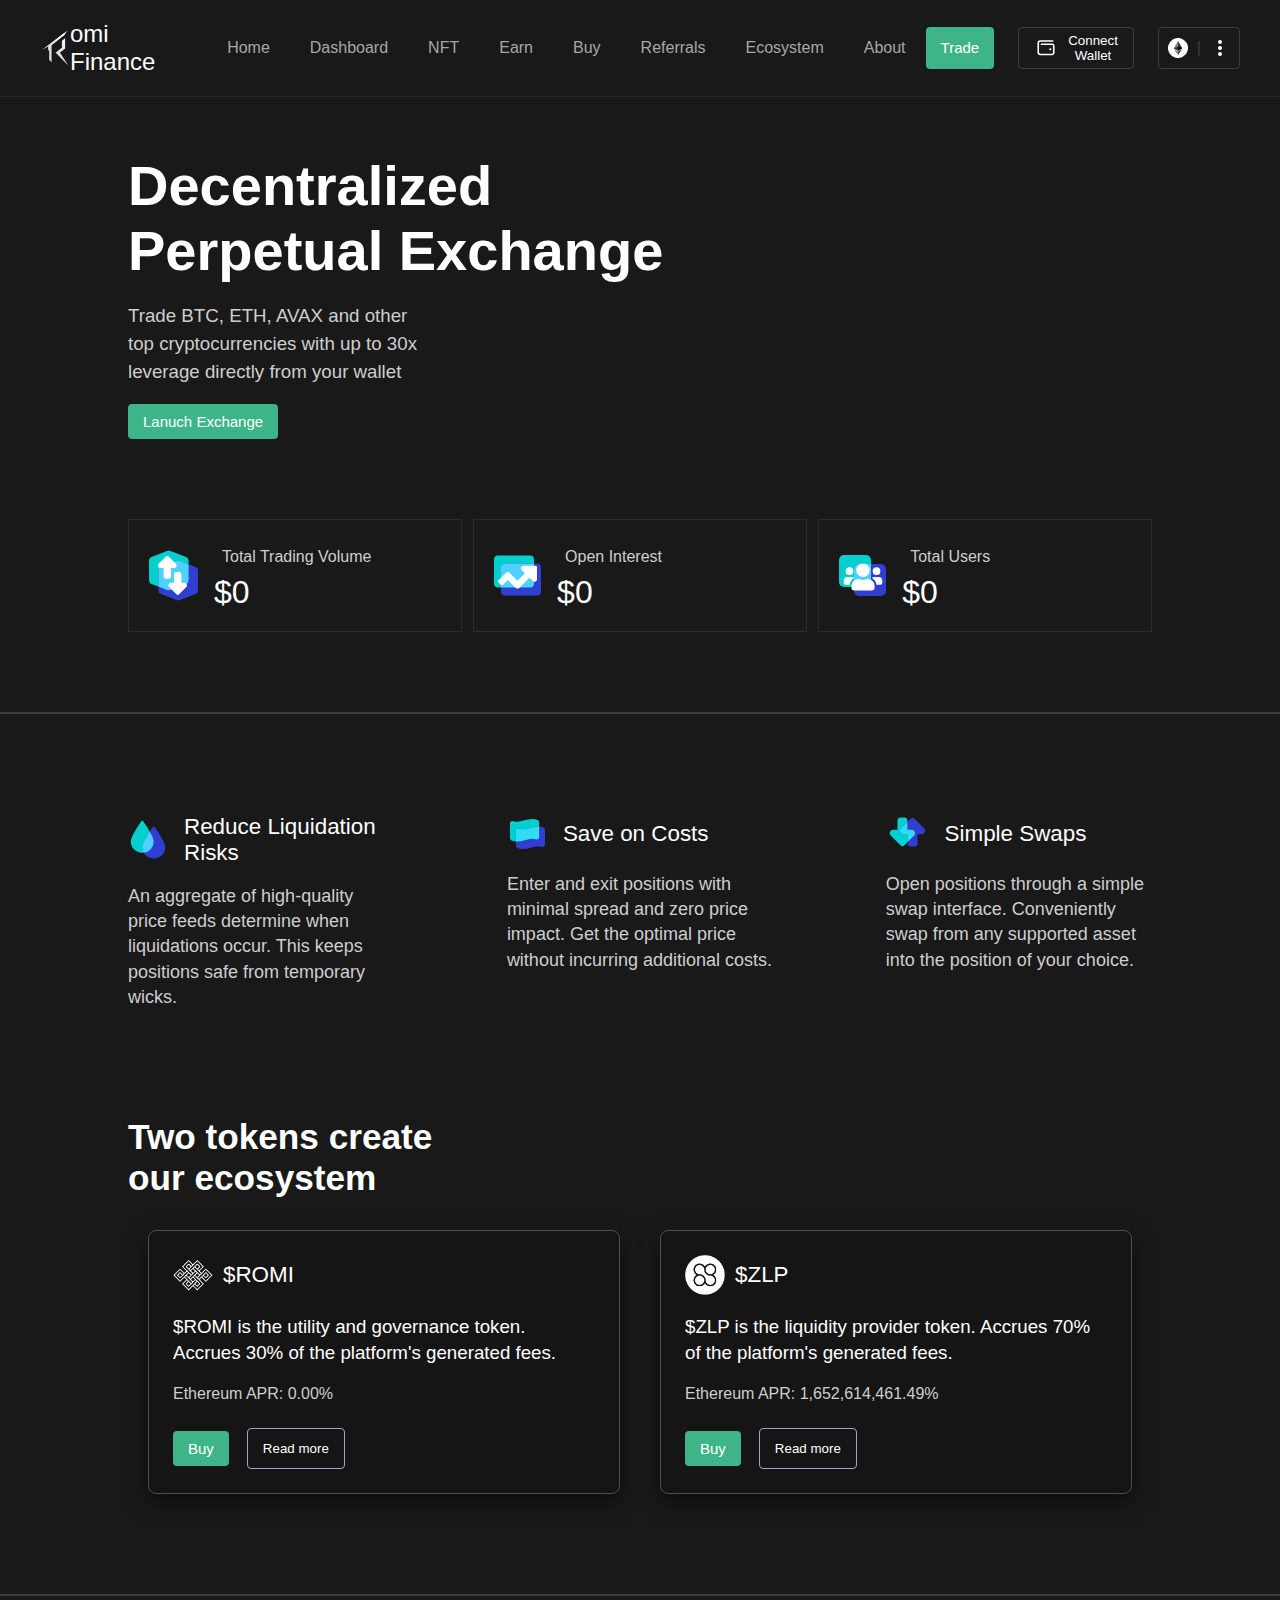
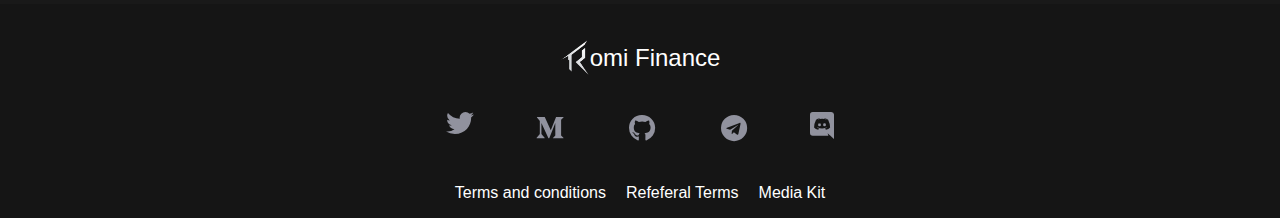
<file: index.html>
<!DOCTYPE html>
<html lang="en">
<head>
    <meta charset="UTF-8">
    <meta name="viewport" content="width=device-width, initial-scale=1.0">
    <title>ROMI | Decentralized Perpetual Exchange </title>
    <link rel="stylesheet" href="assets/css/home.css">
</head>
<body>

    <header class="navbar">
        <div class="logo">
           
            <img src="assets/images/logo.png" alt="romi-finance"/>
            <h2>omi Finance</h2>
        </div>
        <div>
            <ul class="navItems">
                <li><a href="./index.html">Home</a></li>
                <li><a href="./dashboard/dashboard.html">Dashboard</a></li>
                <li>NFT</li>
                <li><a href="./earn/earn.html">Earn</a></li>
                <li>Buy</li>
                <li>Referrals</li>
                <li>Ecosystem</li>
                <li>About</li>
            </ul>
        </div>
        
        <div class="leftActions">
            <button class="btn-Primary">Trade</button>
            <button class="btn-secondary">
               
                <img src="assets/images/ic_wallet_24.a19a6758.svg" alt=""> 
                <span>Connect Wallet</span>
            </button>
            <div class="parallelBtn">
                
                <button class="btn-secondary"> <img src="assets/images/ic_eth_24.6b1d8a1d.svg" alt=""></button>
                <span>|</span>
                <button class="btn-secondary"><svg stroke="currentColor" fill="currentColor" stroke-width="0" viewBox="0 0 20 20" color="white" height="20" width="20" xmlns="http://www.w3.org/2000/svg" style="color: white;"><path d="M10 6a2 2 0 110-4 2 2 0 010 4zM10 12a2 2 0 110-4 2 2 0 010 4zM10 18a2 2 0 110-4 2 2 0 010 4z"></path></svg></button>
            </div>
        </div>
    </header>
 
    <div class="container"> 
        <div class="heroSection">
            <h1>Decentralized</h1><h1>Perpetual Exchange</h1>
            <h3>Trade BTC, ETH, AVAX and other top cryptocurrencies with up to 30x leverage directly from your wallet</h3>
            <button class="btn-Primary">Lanuch Exchange</button>
        </div>

        <div class="tabs">
            <div class="tabCont">
                
                <img src="assets/images/ic_trading.2c53815a.svg" alt="">
                <div class="innerCont">
                    <p>Total Trading Volume</p>
                    <h1>$0</h1>
                </div>
                
            </div>
            <div class="tabCont">
               
                <img src="assets/images/ic_stats.f0a18011.svg" alt="">
                <div class="innerCont">
                    <p>Open Interest
                    </p>
                    <h1>$0</h1>
                </div>
                
            </div>
            <div class="tabCont">
               
                <img src="assets/images/ic_totaluser.ae09b310.svg" alt="">
                <div class="innerCont">
                    <p>Total Users</p>
                    <h1>$0</h1>
                </div>
                
            </div>
        </div>
        
    </div>
    <hr class="divider">
    <div class="container">
        <div class="infoTabs">
            <div class="maintabs">
                <div class="headTabs">
                    
                    <img src="assets/images/ic_liquidity.505b3f30.svg" alt="">
                    <h3>Reduce Liquidation Risks</h3>
                </div>
                <p>An aggregate of high-quality price feeds determine when liquidations occur. This keeps positions safe from temporary wicks.</p>
            </div>
            <div class="maintabs">
                <div class="headTabs">
                    
                    <img src="assets/images/ic_cost.b4a729d3.svg" alt="">
                    <h3>Save on Costs</h3>
                </div>
                <p>Enter and exit positions with minimal spread and zero price impact. Get the optimal price without incurring additional costs.</p>
            </div>
            <div class="maintabs">
                <div class="headTabs">
                    
                    <img src="assets/images/ic_simpleswaps.2005009f.svg" alt="">
                    <h3>Simple Swaps</h3>
                </div>
                <p>Open positions through a simple swap interface. Conveniently swap from any supported asset into the position of your choice.</p>
            </div>
        </div>

        <div class="ecoSystem">
            <h1>Two tokens create </h1>
            <h1>our ecosystem</h1>
            <div class="innerCard">
            <div class="cards">
                <div class="headTabs">
                    
                    <img width="40" src="assets/images/ico1.png" alt="">
                    <h3>$ROMI</h3>
                </div>
                <div class="disp">
                    <h3>$ROMI is the utility and governance token. Accrues 30% of the platform's generated fees.</h3>
                    <p>Ethereum APR: 0.00%</p>
                    <div class="headTabs">
                        <button class="btn-Primary">Buy</button>
                        <button class="btn-secondary"> Read more</button>
                    </div>
                </div>
            </div>
            <div class="cards">
                <div class="headTabs">
                   
                    <img width="40" src="assets/images/download.png" alt="">
                    <h3>$ZLP</h3>
                </div>
                <div class="disp">
                    <h3>$ZLP is the liquidity provider token. Accrues 70% of the platform's generated fees.
                    </h3>
                    <p>Ethereum APR: 1,652,614,461.49% </p>
                    <div class="headTabs">
                        <button class="btn-Primary">Buy</button>
                        <button class="btn-secondary"> Read more</button>
                    </div>
                </div>
            </div>
        </div>
        </div>
    </div>
    <hr class="divider">
    <footer>
        <div class="innerContainer">
            <div class="logo">
                
                <img src="assets/images/logo.png" alt="romi-finance"/>
                <h2>omi Finance</h2>
            </div>
            <div class="socialLogo"> 
                <a href="https://twitter.com/zomi.finance"><img src="assets/images/ic_twitter.9f35b403.svg" alt=""></a>
                <a href="https://zomifinance.medium.com"><img src="assets/images/ic_medium.f6051b2e.svg" alt=""></a>
                <a href="https://github.com/muskuVenkatesh"><img src="assets/images/ic_github.dbd4de8a.svg" alt=""></a>   
                <a href="https://t.me/zomichat"><img src="assets/images/ic_telegram.af1a4a66.svg" alt=""></a>
                <a href="https://discord.com/invite/senshilabs"><img src="assets/images/disc.svg" alt=""></a>
                
            </div>
            <div class="actions">
                <a href="https://zomi.finance/#/referral-terms"> <p>Terms and conditions</p></a>
                <a href="https://zomi.finance/#/referral-terms"><p>Refeferal Terms</p></a>
                <a href="https://docs.zomi.finance/"><p>Media Kit</p></a>
            </div>
        </div>
    </footer>

</body>
</html>
</file>
<file: assets/css/home.css>
:root{
    --secondary-text:#cecece;
    --boder-btn:hsla(0,0%,100%,0.1607843137254902);
    --border-tabs:  hsla(0,0%,100%,.0784313725490196);
    --tertiary-text:#a7a7a9;
}

body{
    background-color: #191919;
    color: #ffffff;
    font-family:"Relative",sans-serif;
    margin:0;
    padding:0;
}
.navbar{
    position: relative;
    display: flex;
    align-items: center;
    justify-content: space-between;
    border-bottom: 1px solid hsla(0,0%,100%,.062745098);
    padding: 0 40px;
}

.logo{
    display: flex;
    align-items: center;
    cursor: pointer;
}

.logo img{
    width: 30px;
}

.logo h2{
    font-weight: 100;
}
.navbar .navItems{
    display: flex;
    align-items: center;
    color: #a7a7a9;
    transition: 0.2s ease-in-out;
    cursor: pointer;
    font-size: 16px;
}

.navItems li{
    list-style: none;
    margin: 0 20px;
}

.navItems li:hover{
    color: #ffffff;
}

.navItems li a{
    text-decoration: none;
    color: #a7a7a9;
    transition: 0.2s ease-in-out;

}

.navItems li a:hover{
    color: #ffffff;
}

/* .navbar .leftActions button{

} */

button{
    color: #fff;
    padding:5px 15px;
    text-decoration: none;
    box-sizing: border-box;
    position: relative;
    text-align: center;
    cursor: pointer;
    border: none;
    min-height: 2.3em;
    -webkit-appearance: none;
    appearance: none;
    background: #0000;
    display: flex;
    align-items: center;
    border-radius: 4px;
}

.btn-Primary{
    background: #3eb489;
    
    font-size: 15px;
    transition: 0.2s ease-in-out;
}

.btn-Primary:hover{
    background: #1f7857;
}

.leftActions{
    display: flex;
    column-gap: 1.5em;
}

.btn-secondary{
    background: transparent;
    border: 1px solid var(--boder-btn);
    column-gap: 10px;
}

.parallelBtn{
    display: flex;
    align-items: center;
    border: 1px solid var(--boder-btn);
    border-radius: 4px;
}


.parallelBtn button{
    margin: 0;
    padding: 0px 9px !important;
    border: none;
}

.parallelBtn  span{
    color: #3f3f3f;
}

.parallelBtn img{
    width: 20px;
}


.container{
    width: 80%;
    margin: 3.5em auto;
}

.heroSection h1{
    font-size: 3.5em;
    /* width: %; */
    margin: 0;
    font-weight: 600;
}

.heroSection h3{
    font-weight: 100;
    color: var(--secondary-text);
    width: 30%;
    line-height: 1.5em;
}

.tabs{
    display: flex;
    /* column-gap: 3em; */
    justify-content: space-between;
    margin-top: 5em;
}

.tabCont{
    display: flex;
    column-gap: 1em;
    border: 1px solid var(--border-tabs);
    padding: 20px;
    width: 28.5%;
}
.tabCont p{
    margin: 8px;
    color: var(--secondary-text);
}

.tabCont h1{
    margin: 0;
    font-weight: 300;
}

.divider{
    border: 1px solid var(--boder-btn);
    margin-top: 5em;
}

.infoTabs{
    display: flex;
    justify-content: space-between;
    margin: 100px 0;
}

.headTabs{
    display: flex;
    align-items: center;
    gap: 1em;
}

.headTabs h3{
    font-weight: 300;
    font-size: 1.4em;
    margin: 0;
}

.maintabs{
    width: 26%;
}
.maintabs p{
    color: var(--secondary-text);
    font-size: 18px;
    line-height: 1.4em;
}

/* ecosystem */

.ecoSystem h1{
    /* width: 15%; */
    font-weight:600;
    font-size: 2.2em;
    line-height:0.5em;
}


.ecoSystem .headTabs{
    column-gap: 10px;
}
.ecoSystem .headTabs h3{
    font-size: 1.4em;
   
}

.ecoSystem .disp h3{
    font-weight: 100;
    line-height: 1.4em;
}
.ecoSystem .disp p{
    color: var(--secondary-text);
    margin-bottom: 25px;
}

.ecoSystem .disp .headTabs{
    column-gap: 18px;
}

.ecoSystem .disp .btn-secondary{
    height: 4.5vh;
    border: 1px solid #a0a3c4;
}

.ecoSystem .cards{
    width: 50%;
    height:10%;
    background: #151515;
    box-shadow: 0 0.5rem 1.3rem rgba(0,0,0,.5215686274509804);
    border: 1px solid #4d4d4e;
    border-radius: 8px;
    padding: 1.5em;
    margin:20px;
}

.innerCard{
    display: flex;
    align-items: center;
    justify-content: space-between;
}

footer{
    background: #151515;
    padding-top: 20px;
    position: relative;
    bottom: 0;
}

footer .innerContainer{
    display: flex;
    flex-direction: column;
    flex-wrap: wrap;
    justify-content: center;
    align-items: center;
}

.socialLogo{
    display: flex;
    gap: 60px;
    margin: 20px 0;
}

footer .actions{
   
    display: flex;
    gap: 20px;
    color: var(--secondary-text);
}
.actions a{
    text-decoration:none;
    color:white;
}


.flex{
    display: flex;
    align-items: center;
    gap: 10px;
}
</file>
